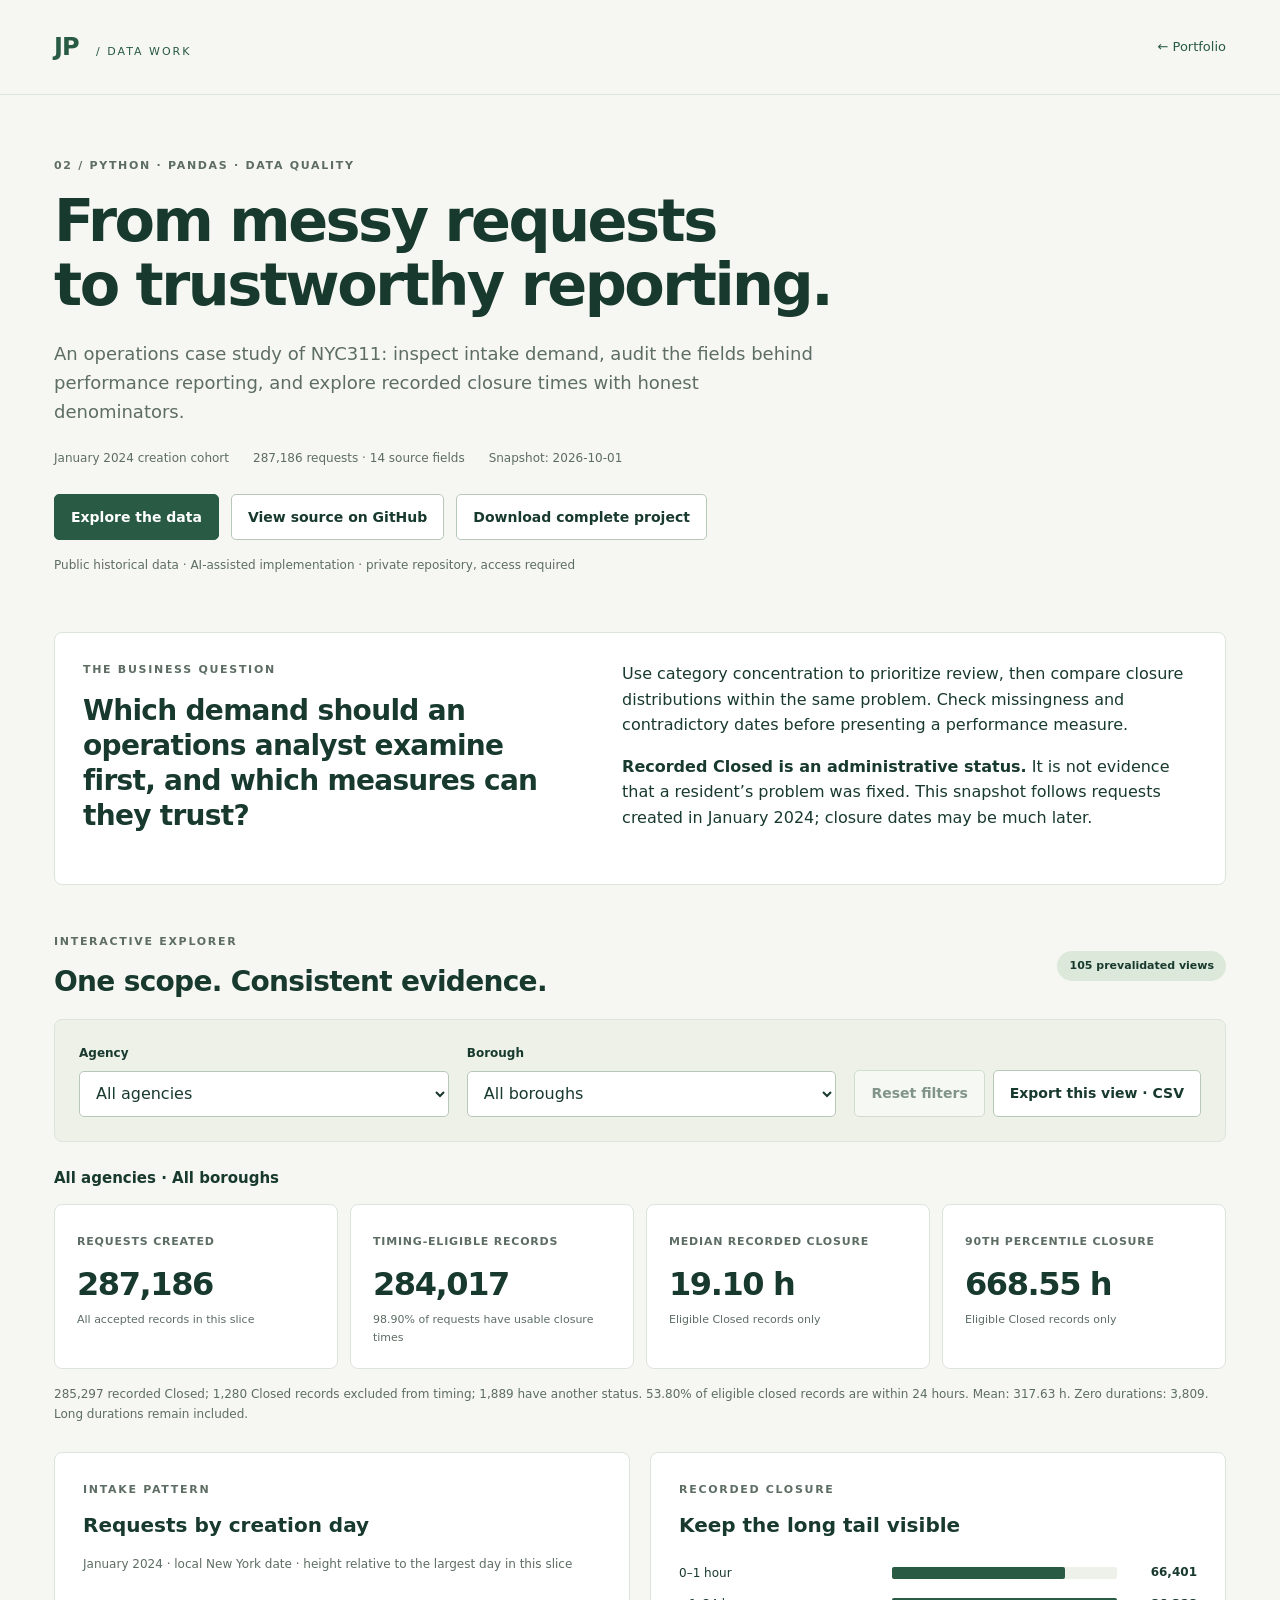
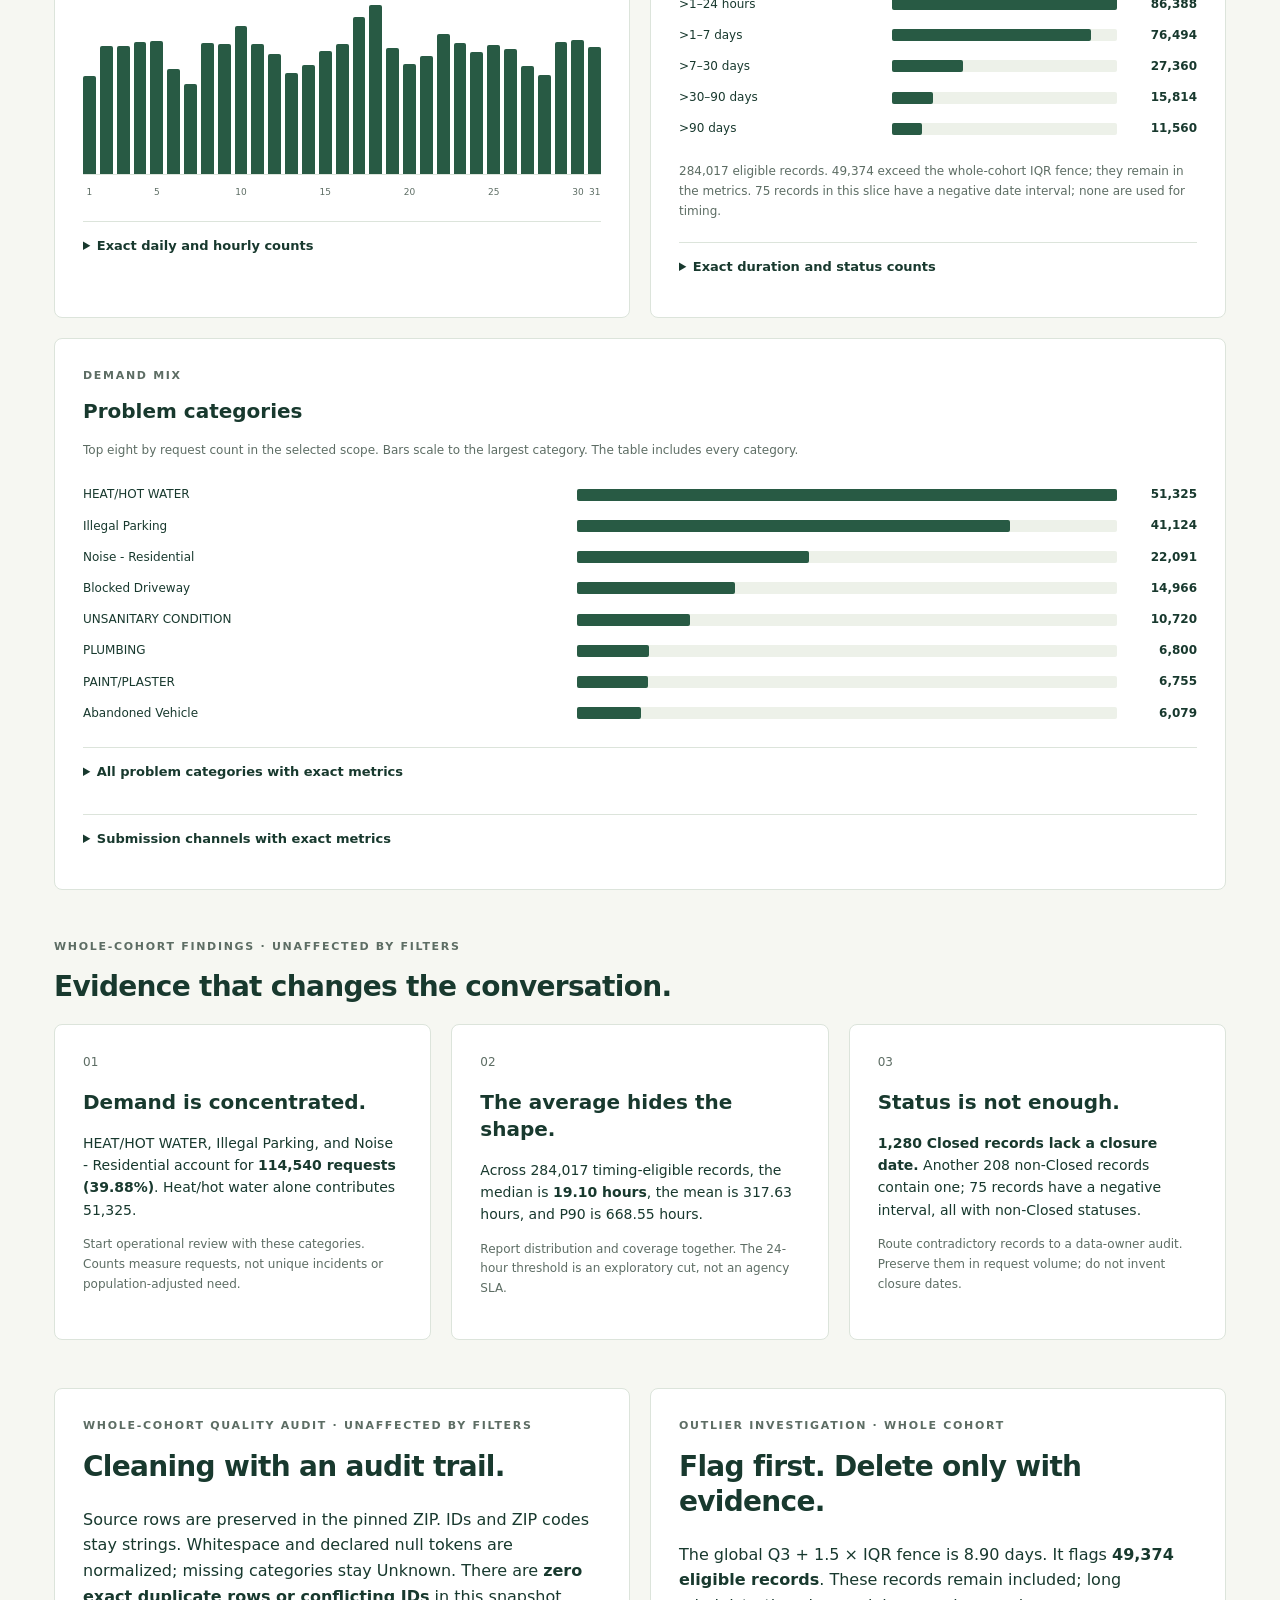
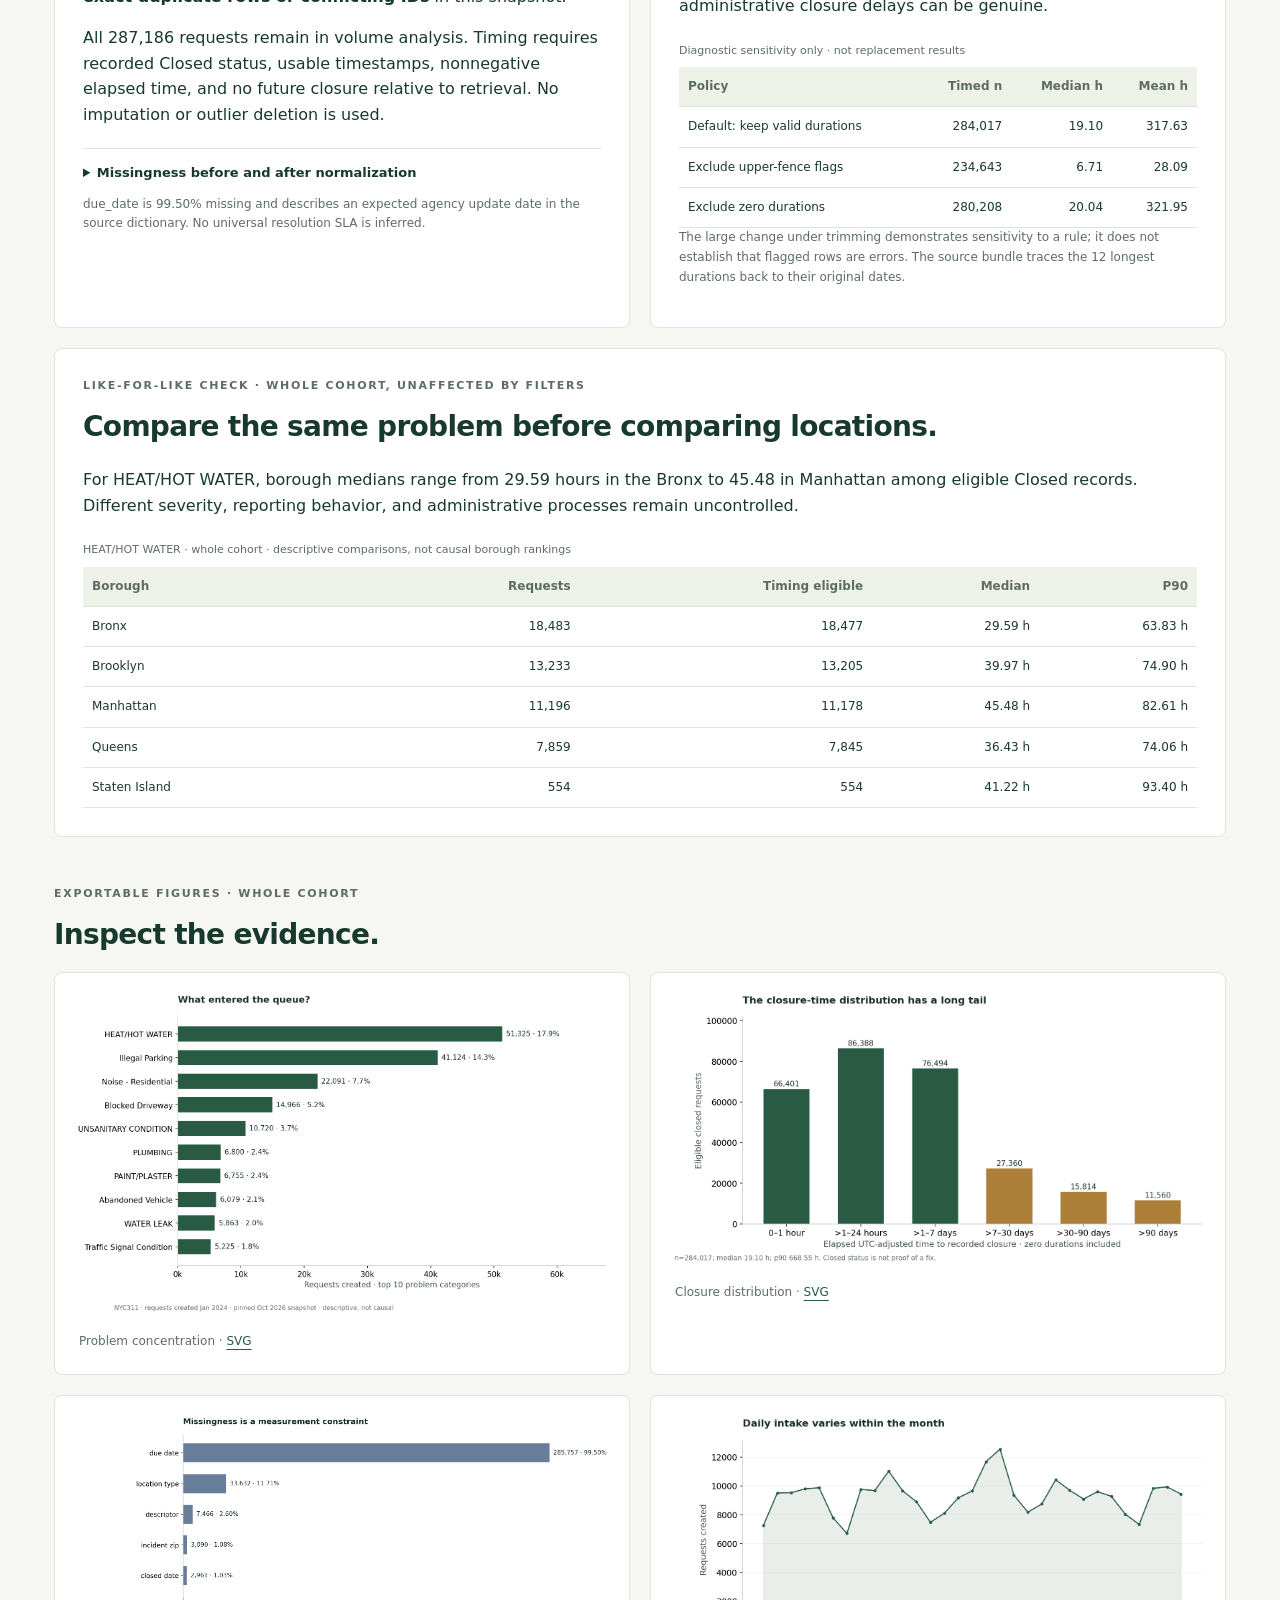
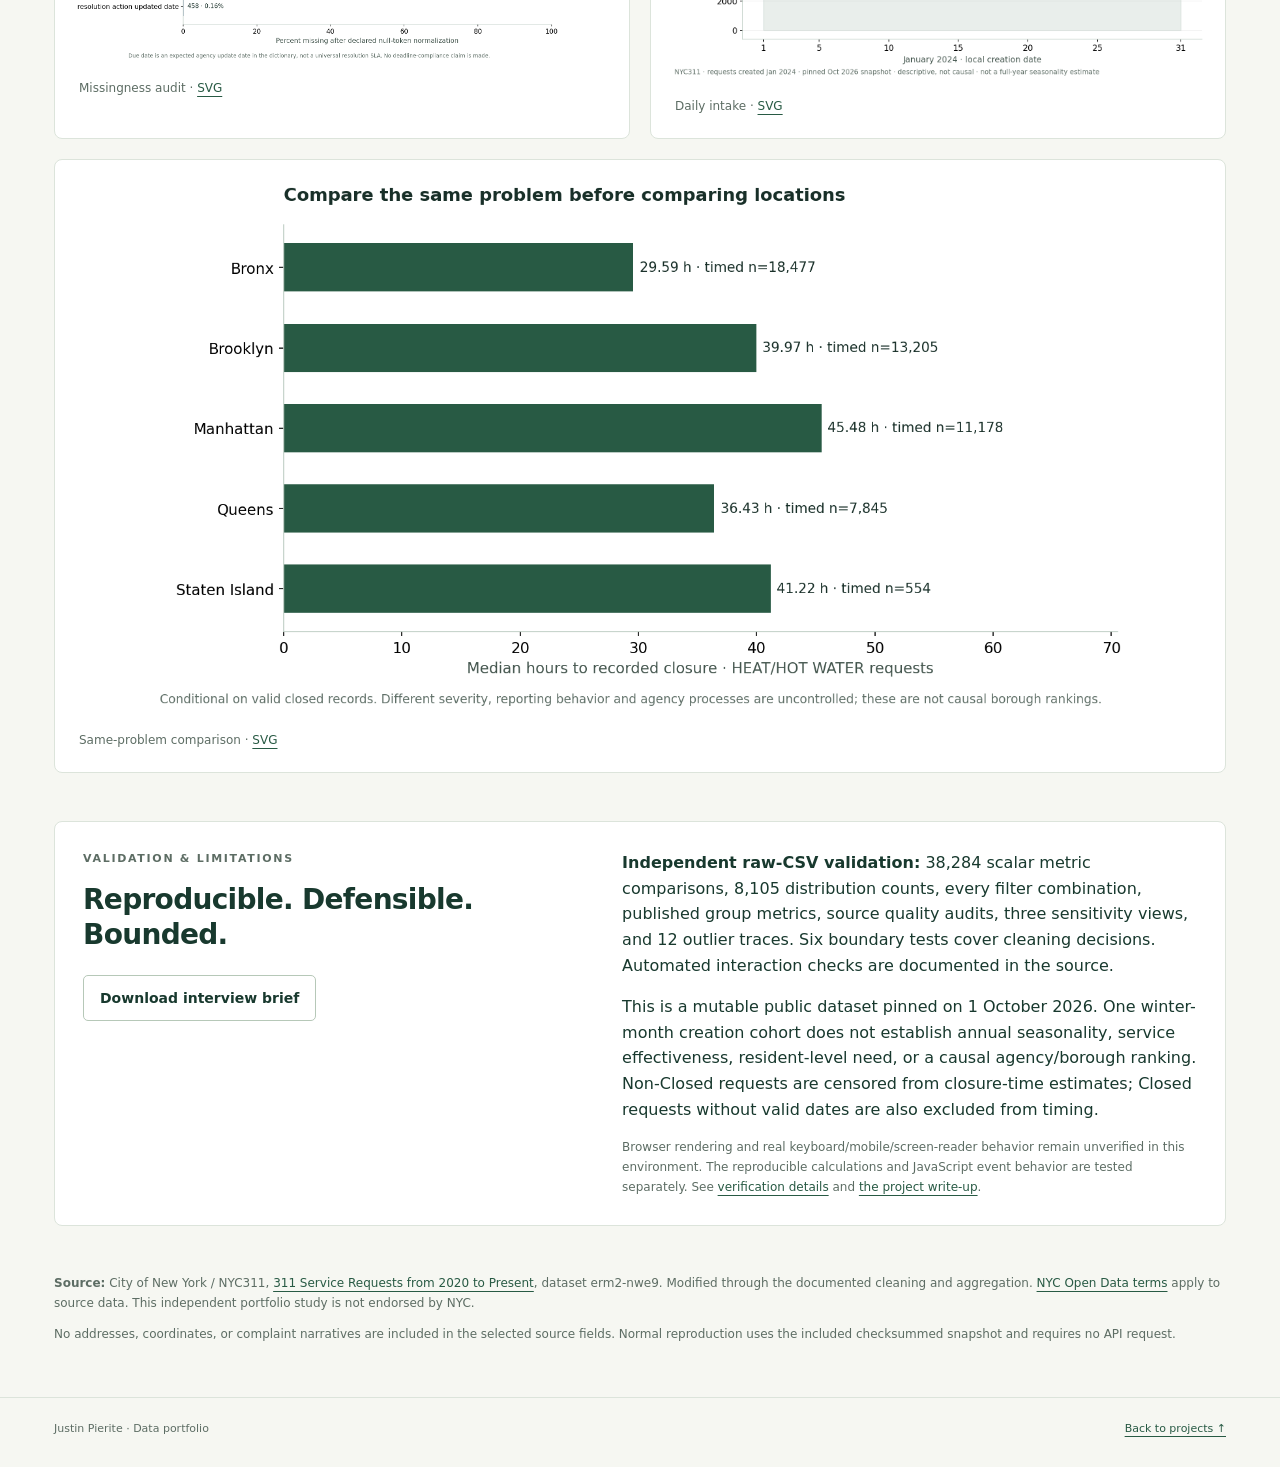
<file: index.html>
<!doctype html>
<html lang="en">
<head>
  <meta charset="utf-8"><meta name="viewport" content="width=device-width,initial-scale=1">
  <meta name="description" content="A reproducible Python/Pandas case study of NYC311 intake, data quality and recorded closure times.">
  <title>NYC311 · Python data exploration | Justin Pierite</title>
  <link rel="stylesheet" href="styles.css">
  <script src="data.js" defer></script><script src="explorer-core.js" defer></script><script src="explorer.js" defer></script>
</head>
<body>
<a class="skip-link" href="#explore">Skip to explorer</a>
<header class="masthead"><a href="../#projects" class="brand">JP<span> / DATA WORK</span></a><a href="../#projects">← Portfolio</a></header>
<main>
  <section class="hero" aria-labelledby="page-title">
    <p class="eyebrow">02 / PYTHON · PANDAS · DATA QUALITY</p>
    <h1 id="page-title">From messy requests<br>to trustworthy reporting.</h1>
    <p class="lead">An operations case study of NYC311: inspect intake demand, audit the fields behind performance reporting, and explore recorded closure times with honest denominators.</p>
    <div class="meta"><span>January 2024 creation cohort</span><span>287,186 requests · 14 source fields</span><span>Snapshot: <span id="snapshot-date">2026-10-01</span></span></div>
    <div class="actions"><a class="button primary" href="#explore">Explore the data</a><a class="button" href="https://github.com/Kvngisaac/nyc311-python-data-exploration" target="_blank" rel="noopener noreferrer">View source on GitHub<span class="sr-only"> (private repository; opens in a new tab)</span></a><a class="button" href="../downloads/nyc311-python-data-exploration.zip" download>Download complete project</a></div>
    <p class="small">Public historical data · AI-assisted implementation · private repository, access required</p>
  </section>
  <section class="panel context" aria-labelledby="question-title">
    <div><p class="eyebrow">THE BUSINESS QUESTION</p><h2 id="question-title">Which demand should an operations analyst examine first, and which measures can they trust?</h2></div>
    <div><p>Use category concentration to prioritize review, then compare closure distributions within the same problem. Check missingness and contradictory dates before presenting a performance measure.</p><p><strong>Recorded Closed is an administrative status.</strong> It is not evidence that a resident’s problem was fixed. This snapshot follows requests created in January 2024; closure dates may be much later.</p></div>
  </section>
  <section class="section" id="explore" aria-labelledby="explore-title">
    <div class="section-heading"><div><p class="eyebrow">INTERACTIVE EXPLORER</p><h2 id="explore-title">One scope. Consistent evidence.</h2></div><span class="badge">105 prevalidated views</span></div>
    <div class="filter-panel"><div class="control"><label for="agency-filter">Agency</label><select id="agency-filter"><option value="all">All agencies</option></select></div><div class="control"><label for="borough-filter">Borough</label><select id="borough-filter"><option value="all">All boroughs</option></select></div><div class="filter-actions"><button type="button" id="reset-filters">Reset filters</button><button type="button" id="export-csv">Export this view · CSV</button></div></div>
    <div class="scope-header"><h3 id="scope-title">All agencies · All boroughs</h3><p id="report-status" class="sr-only" role="status" aria-live="polite" aria-atomic="true"></p></div>
    <div class="kpi-grid"><article><span>Requests created</span><strong id="request-total">—</strong><p>All accepted records in this slice</p></article><article><span>Timing-eligible records</span><strong id="timed-total">—</strong><p id="coverage-note">Closed with usable paired dates</p></article><article><span>Median recorded closure</span><strong id="median-time">—</strong><p>Eligible Closed records only</p></article><article><span>90th percentile closure</span><strong id="p90-time">—</strong><p>Eligible Closed records only</p></article></div>
    <p class="scope-note" id="scope-detail"></p>
    <div id="empty-slice" class="panel empty" hidden><h3>No requests in this combination</h3><p>An empty slice has no timing estimate. Choose another agency or borough.</p><button type="button" id="empty-reset">Show the whole cohort</button></div>
    <div id="slice-panels">
      <div class="two-columns"><section class="panel"><p class="eyebrow">INTAKE PATTERN</p><h3>Requests by creation day</h3><p class="small">January 2024 · local New York date · height relative to the largest day in this slice</p><div id="daily-chart" class="daily-chart" aria-hidden="true"></div><details><summary>Exact daily and hourly counts</summary><div class="table-scroll"><table><caption>Daily intake · selected scope</caption><thead><tr><th scope="col">Creation date</th><th scope="col">Requests</th></tr></thead><tbody id="daily-table-body"></tbody></table><table><caption>Hourly intake · local creation hour, selected scope</caption><thead><tr><th scope="col">Hour (0–23)</th><th scope="col">Requests</th></tr></thead><tbody id="hourly-table-body"></tbody></table></div></details></section>
      <section class="panel"><p class="eyebrow">RECORDED CLOSURE</p><h3>Keep the long tail visible</h3><div id="duration-chart" class="bars" aria-hidden="true"></div><p class="small" id="duration-note"></p><details><summary>Exact duration and status counts</summary><div class="table-scroll"><table><caption>Duration bins · eligible records only; upper bounds inclusive</caption><thead><tr><th scope="col">Elapsed duration</th><th scope="col">Records</th></tr></thead><tbody id="duration-table-body"></tbody></table><table><caption>Recorded statuses · all requests in selected scope</caption><thead><tr><th scope="col">Status</th><th scope="col">Requests</th></tr></thead><tbody id="status-table-body"></tbody></table></div></details></section></div>
      <section class="panel"><p class="eyebrow">DEMAND MIX</p><h3>Problem categories</h3><p class="small">Top eight by request count in the selected scope. Bars scale to the largest category. The table includes every category.</p><div id="problem-chart" class="bars" aria-hidden="true"></div><details><summary>All problem categories with exact metrics</summary><div class="table-scroll"><table><caption>Problem metrics · selected scope; share uses all requests, timing uses eligible Closed records</caption><thead><tr><th scope="col">Problem</th><th scope="col">Requests</th><th scope="col">Share</th><th scope="col">Timing eligible</th><th scope="col">Median</th><th scope="col">P90</th></tr></thead><tbody id="problem-table-body"></tbody></table></div></details><details><summary>Submission channels with exact metrics</summary><div class="table-scroll"><table><caption>Channel metrics · selected scope; share uses all requests, timing uses eligible Closed records</caption><thead><tr><th scope="col">Channel</th><th scope="col">Requests</th><th scope="col">Share</th><th scope="col">Timing eligible</th><th scope="col">Median</th><th scope="col">P90</th></tr></thead><tbody id="channel-table-body"></tbody></table></div></details></section>
    </div>
  </section>
  <section class="section" aria-labelledby="findings-title"><div class="section-heading"><div><p class="eyebrow">WHOLE-COHORT FINDINGS · UNAFFECTED BY FILTERS</p><h2 id="findings-title">Evidence that changes the conversation.</h2></div></div><div class="finding-grid">
    <article class="panel"><span class="finding-number">01</span><h3>Demand is concentrated.</h3><p>HEAT/HOT WATER, Illegal Parking, and Noise - Residential account for <strong>114,540 requests (39.88%)</strong>. Heat/hot water alone contributes 51,325.</p><p class="small">Start operational review with these categories. Counts measure requests, not unique incidents or population-adjusted need.</p></article>
    <article class="panel"><span class="finding-number">02</span><h3>The average hides the shape.</h3><p>Across 284,017 timing-eligible records, the median is <strong>19.10 hours</strong>, the mean is 317.63 hours, and P90 is 668.55 hours.</p><p class="small">Report distribution and coverage together. The 24-hour threshold is an exploratory cut, not an agency SLA.</p></article>
    <article class="panel"><span class="finding-number">03</span><h3>Status is not enough.</h3><p><strong>1,280 Closed records lack a closure date.</strong> Another 208 non-Closed records contain one; 75 records have a negative interval, all with non-Closed statuses.</p><p class="small">Route contradictory records to a data-owner audit. Preserve them in request volume; do not invent closure dates.</p></article>
  </div></section>
  <section class="section two-columns" aria-label="Measurement decisions"><section class="panel"><p class="eyebrow">WHOLE-COHORT QUALITY AUDIT · UNAFFECTED BY FILTERS</p><h2>Cleaning with an audit trail.</h2><p>Source rows are preserved in the pinned ZIP. IDs and ZIP codes stay strings. Whitespace and declared null tokens are normalized; missing categories stay Unknown. There are <strong>zero exact duplicate rows or conflicting IDs</strong> in this snapshot.</p><p>All 287,186 requests remain in volume analysis. Timing requires recorded Closed status, usable timestamps, nonnegative elapsed time, and no future closure relative to retrieval. No imputation or outlier deletion is used.</p><details><summary>Missingness before and after normalization</summary><div class="table-scroll"><table><caption>All 14 source fields · whole cohort, 287,186 rows</caption><thead><tr><th scope="col">Field</th><th scope="col">Raw blanks</th><th scope="col">Normalized missing</th><th scope="col">Share</th></tr></thead><tbody id="quality-table-body"></tbody></table></div></details><p class="small">due_date is 99.50% missing and describes an expected agency update date in the source dictionary. No universal resolution SLA is inferred.</p></section>
    <section class="panel"><p class="eyebrow">OUTLIER INVESTIGATION · WHOLE COHORT</p><h2>Flag first. Delete only with evidence.</h2><p>The global Q3 + 1.5 × IQR fence is 8.90 days. It flags <strong>49,374 eligible records</strong>. These records remain included; long administrative closure delays can be genuine.</p><div class="table-scroll"><table><caption>Diagnostic sensitivity only · not replacement results</caption><thead><tr><th scope="col">Policy</th><th scope="col">Timed n</th><th scope="col">Median h</th><th scope="col">Mean h</th></tr></thead><tbody><tr><th scope="row">Default: keep valid durations</th><td>284,017</td><td>19.10</td><td>317.63</td></tr><tr><th scope="row">Exclude upper-fence flags</th><td>234,643</td><td>6.71</td><td>28.09</td></tr><tr><th scope="row">Exclude zero durations</th><td>280,208</td><td>20.04</td><td>321.95</td></tr></tbody></table></div><p class="small">The large change under trimming demonstrates sensitivity to a rule; it does not establish that flagged rows are errors. The source bundle traces the 12 longest durations back to their original dates.</p></section></section>
  <section class="section panel"><p class="eyebrow">LIKE-FOR-LIKE CHECK · WHOLE COHORT, UNAFFECTED BY FILTERS</p><h2>Compare the same problem before comparing locations.</h2><p>For HEAT/HOT WATER, borough medians range from 29.59 hours in the Bronx to 45.48 in Manhattan among eligible Closed records. Different severity, reporting behavior, and administrative processes remain uncontrolled.</p><div class="table-scroll"><table><caption>HEAT/HOT WATER · whole cohort · descriptive comparisons, not causal borough rankings</caption><thead><tr><th scope="col">Borough</th><th scope="col">Requests</th><th scope="col">Timing eligible</th><th scope="col">Median</th><th scope="col">P90</th></tr></thead><tbody id="comparison-table-body"></tbody></table></div></section>
  <section class="section" aria-labelledby="figures-title"><div class="section-heading"><div><p class="eyebrow">EXPORTABLE FIGURES · WHOLE COHORT</p><h2 id="figures-title">Inspect the evidence.</h2></div></div><div class="figure-grid">
    <figure class="panel"><a href="figures/problem-volume.svg"><img src="figures/problem-volume.png" loading="lazy" width="1606" height="973" alt="Ten leading problem categories; heat and hot water is largest with 51,325 requests."></a><figcaption>Problem concentration · <a href="figures/problem-volume.svg" download>SVG</a></figcaption></figure>
    <figure class="panel"><a href="figures/closure-distribution.svg"><img src="figures/closure-distribution.png" loading="lazy" width="1498" height="770" alt="Recorded closure distribution across six duration bins; exact counts appear in the explorer."></a><figcaption>Closure distribution · <a href="figures/closure-distribution.svg" download>SVG</a></figcaption></figure>
    <figure class="panel"><a href="figures/missingness.svg"><img src="figures/missingness.png" loading="lazy" width="1867" height="865" alt="Missingness by field; due date is missing for 285,757 records, 99.50 percent."></a><figcaption>Missingness audit · <a href="figures/missingness.svg" download>SVG</a></figcaption></figure>
    <figure class="panel"><a href="figures/daily-intake.svg"><img src="figures/daily-intake.png" loading="lazy" width="1498" height="743" alt="Daily request intake through January 2024; exact counts appear in the explorer."></a><figcaption>Daily intake · <a href="figures/daily-intake.svg" download>SVG</a></figcaption></figure>
    <figure class="panel wide"><a href="figures/same-problem-boroughs.svg"><img src="figures/same-problem-boroughs.png" loading="lazy" width="1503" height="824" alt="Heat and hot water median recorded closure: Bronx 29.59, Brooklyn 39.97, Manhattan 45.48, Queens 36.43, Staten Island 41.22 hours."></a><figcaption>Same-problem comparison · <a href="figures/same-problem-boroughs.svg" download>SVG</a></figcaption></figure>
  </div></section>
  <section class="section panel context"><div><p class="eyebrow">VALIDATION & LIMITATIONS</p><h2>Reproducible. Defensible. Bounded.</h2><a href="INTERVIEW_BRIEF.md" class="button" download>Download interview brief</a></div><div><p><strong>Independent raw-CSV validation:</strong> 38,284 scalar metric comparisons, 8,105 distribution counts, every filter combination, published group metrics, source quality audits, three sensitivity views, and 12 outlier traces. Six boundary tests cover cleaning decisions. Automated interaction checks are documented in the source.</p><p>This is a mutable public dataset pinned on 1 October 2026. One winter-month creation cohort does not establish annual seasonality, service effectiveness, resident-level need, or a causal agency/borough ranking. Non-Closed requests are censored from closure-time estimates; Closed requests without valid dates are also excluded from timing.</p><p class="small">Browser rendering and real keyboard/mobile/screen-reader behavior remain unverified in this environment. The reproducible calculations and JavaScript event behavior are tested separately. See <a href="VERIFICATION.md">verification details</a> and <a href="CASE_STUDY.md">the project write-up</a>.</p></div></section>
  <section class="section source"><h2 class="sr-only">Source attribution</h2><p><strong>Source:</strong> City of New York / NYC311, <a href="https://data.cityofnewyork.us/Social-Services/311-Service-Requests-from-2020-to-Present/erm2-nwe9" target="_blank" rel="noopener noreferrer">311 Service Requests from 2020 to Present<span class="sr-only"> (opens in a new tab)</span></a>, dataset erm2-nwe9. Modified through the documented cleaning and aggregation. <a href="https://data.cityofnewyork.us/stories/s/Terms-of-Use/k9k7-3cje" target="_blank" rel="noopener noreferrer">NYC Open Data terms<span class="sr-only"> (opens in a new tab)</span></a> apply to source data. This independent portfolio study is not endorsed by NYC.</p><p class="small">No addresses, coordinates, or complaint narratives are included in the selected source fields. Normal reproduction uses the included checksummed snapshot and requires no API request.</p></section>
</main><footer><span>Justin Pierite · Data portfolio</span><a href="../#projects">Back to projects ↑</a></footer>
<noscript><p class="noscript">Enable JavaScript for interactive filtering. Static findings, figures, documentation, and source downloads remain available.</p></noscript>
</body></html>
</file>
<file: styles.css>
:root{--ink:#18392e;--muted:#5d6d64;--green:#285a44;--line:#dce4db;--paper:#f6f7f2;--white:#fff;--accent:#dce8d9}*{box-sizing:border-box}html{scroll-behavior:smooth;scroll-padding-top:24px}body{margin:0;background:var(--paper);color:var(--ink);font:16px/1.6 system-ui,-apple-system,BlinkMacSystemFont,"Segoe UI",sans-serif}a{color:var(--green);text-underline-offset:4px}a:hover{text-decoration-thickness:2px}button,select{font:inherit}button,.button{cursor:pointer;border:1px solid #b6c8b8;border-radius:5px;padding:11px 16px;background:#fff;color:var(--ink);font-size:14px;font-weight:600;text-decoration:none;display:inline-flex;align-items:center;justify-content:center;min-height:44px}button:hover,.button:hover{background:var(--accent)}button:disabled{opacity:.5;cursor:default}a:focus-visible,button:focus-visible,select:focus-visible,summary:focus-visible{outline:3px solid #a16f1c;outline-offset:4px}.primary{background:var(--green);color:#fff;border-color:var(--green)}.primary:hover{background:#1e4634}.masthead,main,footer{max-width:1320px;margin:auto;padding-left:54px;padding-right:54px}.masthead{display:flex;align-items:center;justify-content:space-between;padding-top:28px;padding-bottom:28px;border-bottom:1px solid var(--line)}.brand{font-size:24px;font-weight:750;letter-spacing:-1px;text-decoration:none}.brand span{font-size:11px;letter-spacing:2px;margin-left:12px;font-weight:500}.masthead>a:last-child{font-size:13px;text-decoration:none}.hero{padding:62px 0 44px;max-width:1030px}.eyebrow{font-size:11px;font-weight:700;letter-spacing:1.7px;color:var(--muted);margin:0 0 14px}h1,h2,h3,p{margin-top:0}h1{font-size:clamp(36px,4.6vw,60px);letter-spacing:-2.5px;line-height:1.08;font-weight:650;margin-bottom:24px}h2{font-size:28px;line-height:1.25;letter-spacing:-.7px;font-weight:600}h3{font-size:20px;line-height:1.35;font-weight:650;margin-bottom:16px}.lead{font-size:18px;color:var(--muted);max-width:780px}.meta,.actions{display:flex;gap:12px;flex-wrap:wrap}.meta{font-size:12px;color:var(--muted);gap:8px 24px;margin:22px 0}.actions{margin:26px 0 16px}.small{font-size:12px;color:var(--muted);line-height:1.65}.panel{background:var(--white);border:1px solid var(--line);border-radius:8px;padding:28px}.context{display:grid;grid-template-columns:1fr 1.2fr;gap:60px}.context p:last-child{margin-bottom:0}.section{margin-top:48px}.section-heading{display:flex;align-items:center;justify-content:space-between;gap:16px;margin-bottom:20px}.section-heading h2{margin-bottom:0}.badge{background:var(--accent);font-size:11px;border-radius:20px;white-space:nowrap;padding:6px 12px;font-weight:600}.filter-panel{display:flex;align-items:end;gap:18px;padding:24px;border:1px solid var(--line);border-radius:8px;background:#edf1e8}.control{flex:1;min-width:180px}.control label{display:block;font-size:12px;font-weight:700;margin-bottom:7px}.control select{border:1px solid #b6c8b8;border-radius:5px;background:#fff;padding:11px 12px;color:var(--ink);width:100%;min-height:46px}.filter-actions{display:flex;gap:8px;flex-wrap:wrap}.scope-header{margin-top:26px}.scope-header h3{font-size:15px}.kpi-grid{display:grid;grid-template-columns:repeat(4,1fr);gap:12px}.kpi-grid article{background:#fff;border:1px solid var(--line);border-radius:8px;padding:22px}.kpi-grid span{font-size:11px;text-transform:uppercase;letter-spacing:.8px;color:var(--muted);font-weight:650}.kpi-grid strong{display:block;font-size:32px;letter-spacing:-1.4px;line-height:1.4;margin:10px 0 4px;font-weight:650}.kpi-grid p{font-size:11px;color:var(--muted);margin:0}.scope-note{font-size:12px;color:var(--muted);padding:16px 0}.two-columns{display:grid;grid-template-columns:1fr 1fr;gap:20px}.two-columns+.panel{margin-top:20px}.bars{display:grid;gap:12px;margin:24px 0}.bar-row{display:grid;grid-template-columns:minmax(120px,1.25fr) minmax(80px,1.4fr) 68px;gap:12px;align-items:center;font-size:12px}.bar-label{overflow-wrap:anywhere;line-height:1.4}.bar-track{height:12px;background:#edf1e9;border-radius:2px}.bar-track span{display:block;height:100%;background:var(--green);border-radius:2px}.bar-row strong{text-align:right;font-weight:600;font-variant-numeric:tabular-nums}.daily-chart{display:flex;height:170px;gap:4px;padding-top:0;margin:30px 0 46px;border-bottom:1px solid var(--line)}.day-column{flex:1;height:100%;position:relative;display:flex;align-items:end;padding-bottom:0}.day-value{display:block;width:100%;background:var(--green);border-radius:2px 2px 0 0}.day-label{position:absolute;bottom:-25px;left:0;right:0;font-size:9px;text-align:center;color:var(--muted)}details{border-top:1px solid var(--line);margin-top:20px;padding-top:14px}summary{cursor:pointer;font-size:13px;font-weight:600;min-height:32px}.table-scroll{overflow:auto;max-height:420px;margin-top:12px}table{border-collapse:collapse;width:100%;font-size:12px;font-variant-numeric:tabular-nums}caption{text-align:left;color:var(--muted);font-size:11px;padding:8px 0;line-height:1.5}td,th{padding:10px 9px;border-bottom:1px solid var(--line);text-align:right;white-space:nowrap}th:first-child{text-align:left;white-space:normal;min-width:120px;overflow-wrap:anywhere}thead th{background:#edf1e8;color:var(--muted);font-weight:650;position:sticky;top:0;z-index:1}tbody th{font-weight:500}td{font-variant-numeric:tabular-nums}.finding-grid{display:grid;grid-template-columns:repeat(3,1fr);gap:20px}.finding-number{font-size:12px;color:var(--muted);display:block;margin-bottom:16px}.finding-grid p{font-size:14px}.finding-grid .small{font-size:12px}.figure-grid{display:grid;grid-template-columns:1fr 1fr;gap:20px}.figure-grid figure{margin:0;padding:18px}.figure-grid img{width:100%;height:auto;display:block}.figure-grid .wide{grid-column:1 / -1}.figure-grid .wide img{max-width:980px;margin:auto}figcaption{font-size:12px;color:var(--muted);margin:16px 6px 4px}.source{font-size:12px;color:var(--muted);padding-bottom:40px}footer{display:flex;justify-content:space-between;font-size:11px;color:var(--muted);border-top:1px solid var(--line);padding-top:22px;padding-bottom:30px}.empty{text-align:center}.skip-link{position:absolute;top:-60px;left:12px;background:#fff;padding:12px;z-index:5}.skip-link:focus{top:12px}.sr-only{position:absolute;width:1px;height:1px;padding:0;margin:-1px;overflow:hidden;clip:rect(0,0,0,0);white-space:nowrap;border:0}[hidden]{display:none!important}.noscript{padding:20px;border:1px solid #bd9647;margin:20px 40px}@media(max-width:1000px){.masthead,main,footer{padding-left:30px;padding-right:30px}.filter-panel{flex-wrap:wrap}.filter-actions{width:100%}.kpi-grid{grid-template-columns:repeat(2,1fr)}.context{gap:26px}.finding-grid{grid-template-columns:1fr}.two-columns{grid-template-columns:1fr}}@media(max-width:600px){.masthead,main,footer{padding-left:18px;padding-right:18px}.hero{padding-top:38px}h1{letter-spacing:-1.4px}.brand span{font-size:9px;margin-left:7px}.context,.figure-grid{grid-template-columns:1fr}.section{margin-top:34px}.panel{padding:22px}.section-heading{align-items:start;flex-direction:column}.kpi-grid{gap:8px}.kpi-grid article{padding:15px}.kpi-grid strong{font-size:25px;letter-spacing:-.8px}.filter-panel{padding:18px}.control{min-width:100%}.filter-actions button{flex:1}.bar-row{grid-template-columns:minmax(95px,1.4fr) minmax(50px,1fr) 56px;gap:8px;font-size:11px}.daily-chart{gap:2px}.figure-grid .wide{grid-column:auto}.actions .button{width:100%}footer{gap:20px}.context h2{font-size:25px}}@media(prefers-reduced-motion:reduce){html{scroll-behavior:auto}}
</file>
